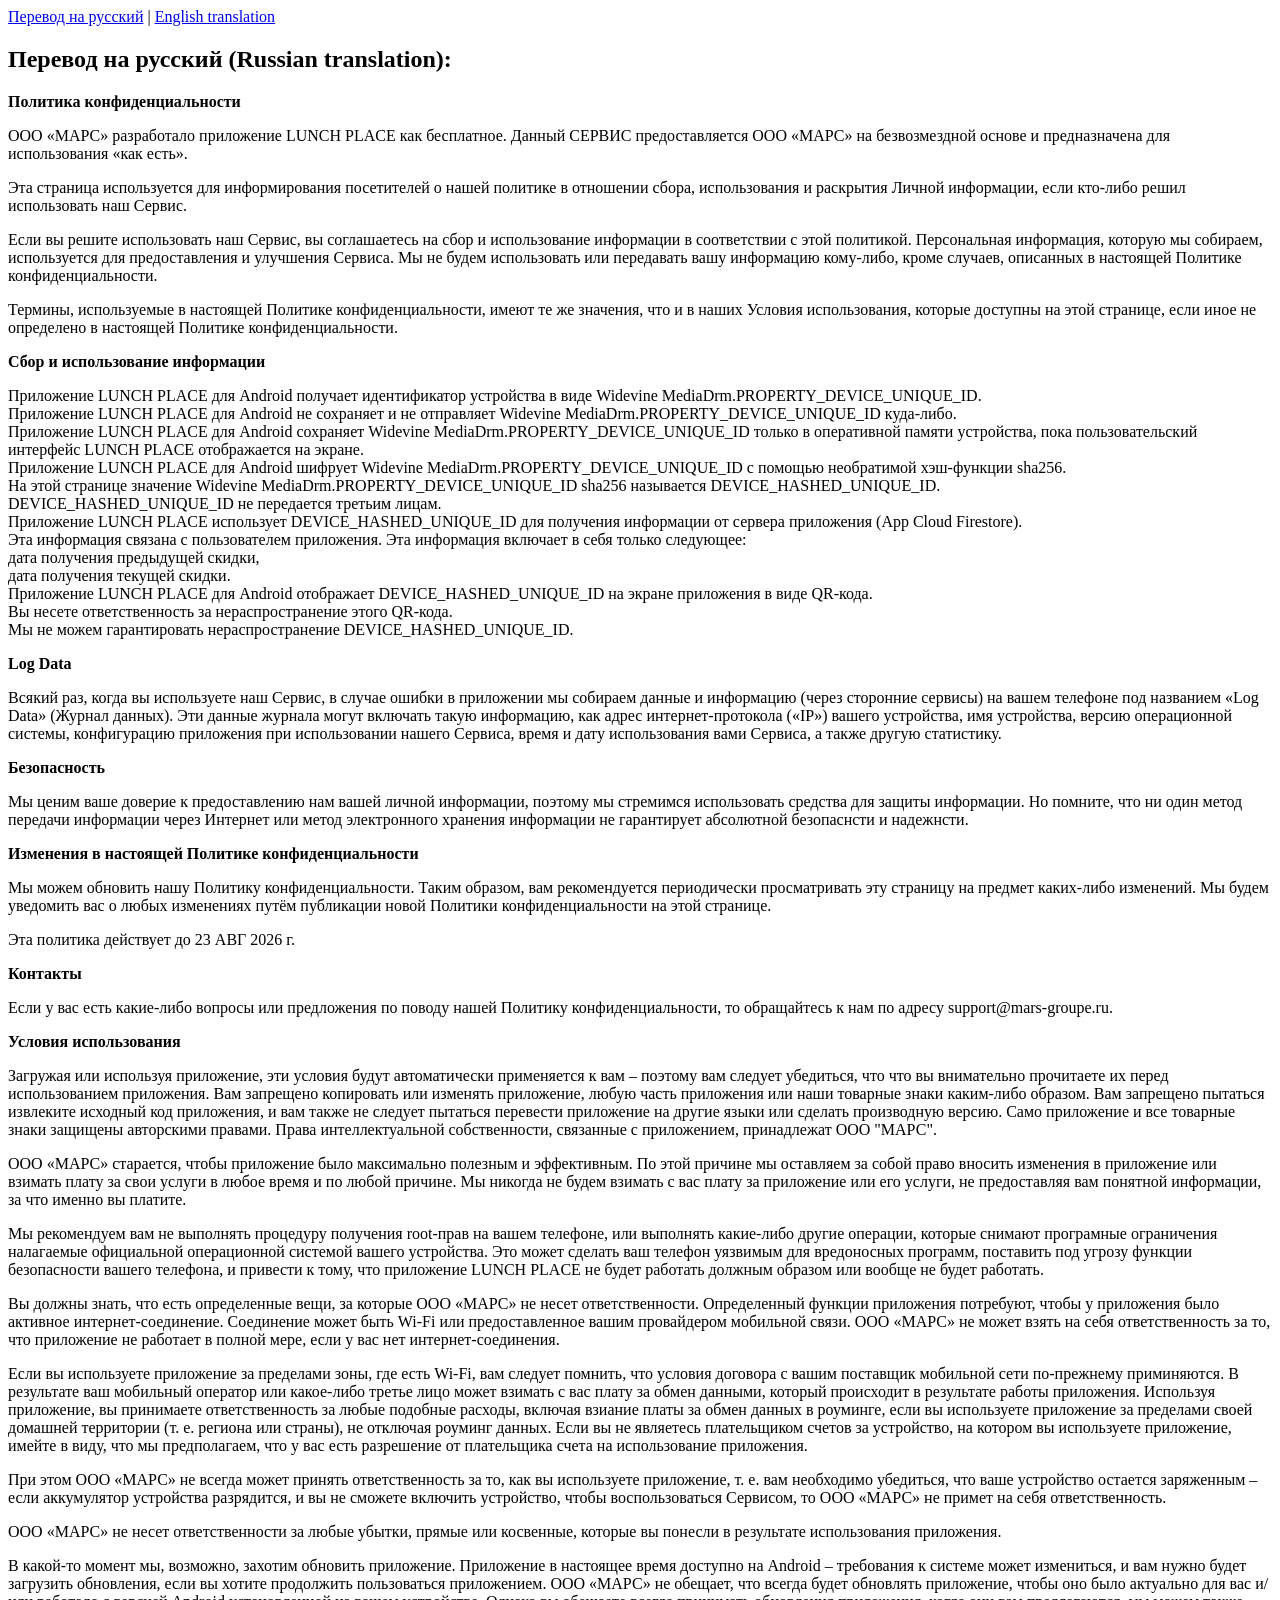
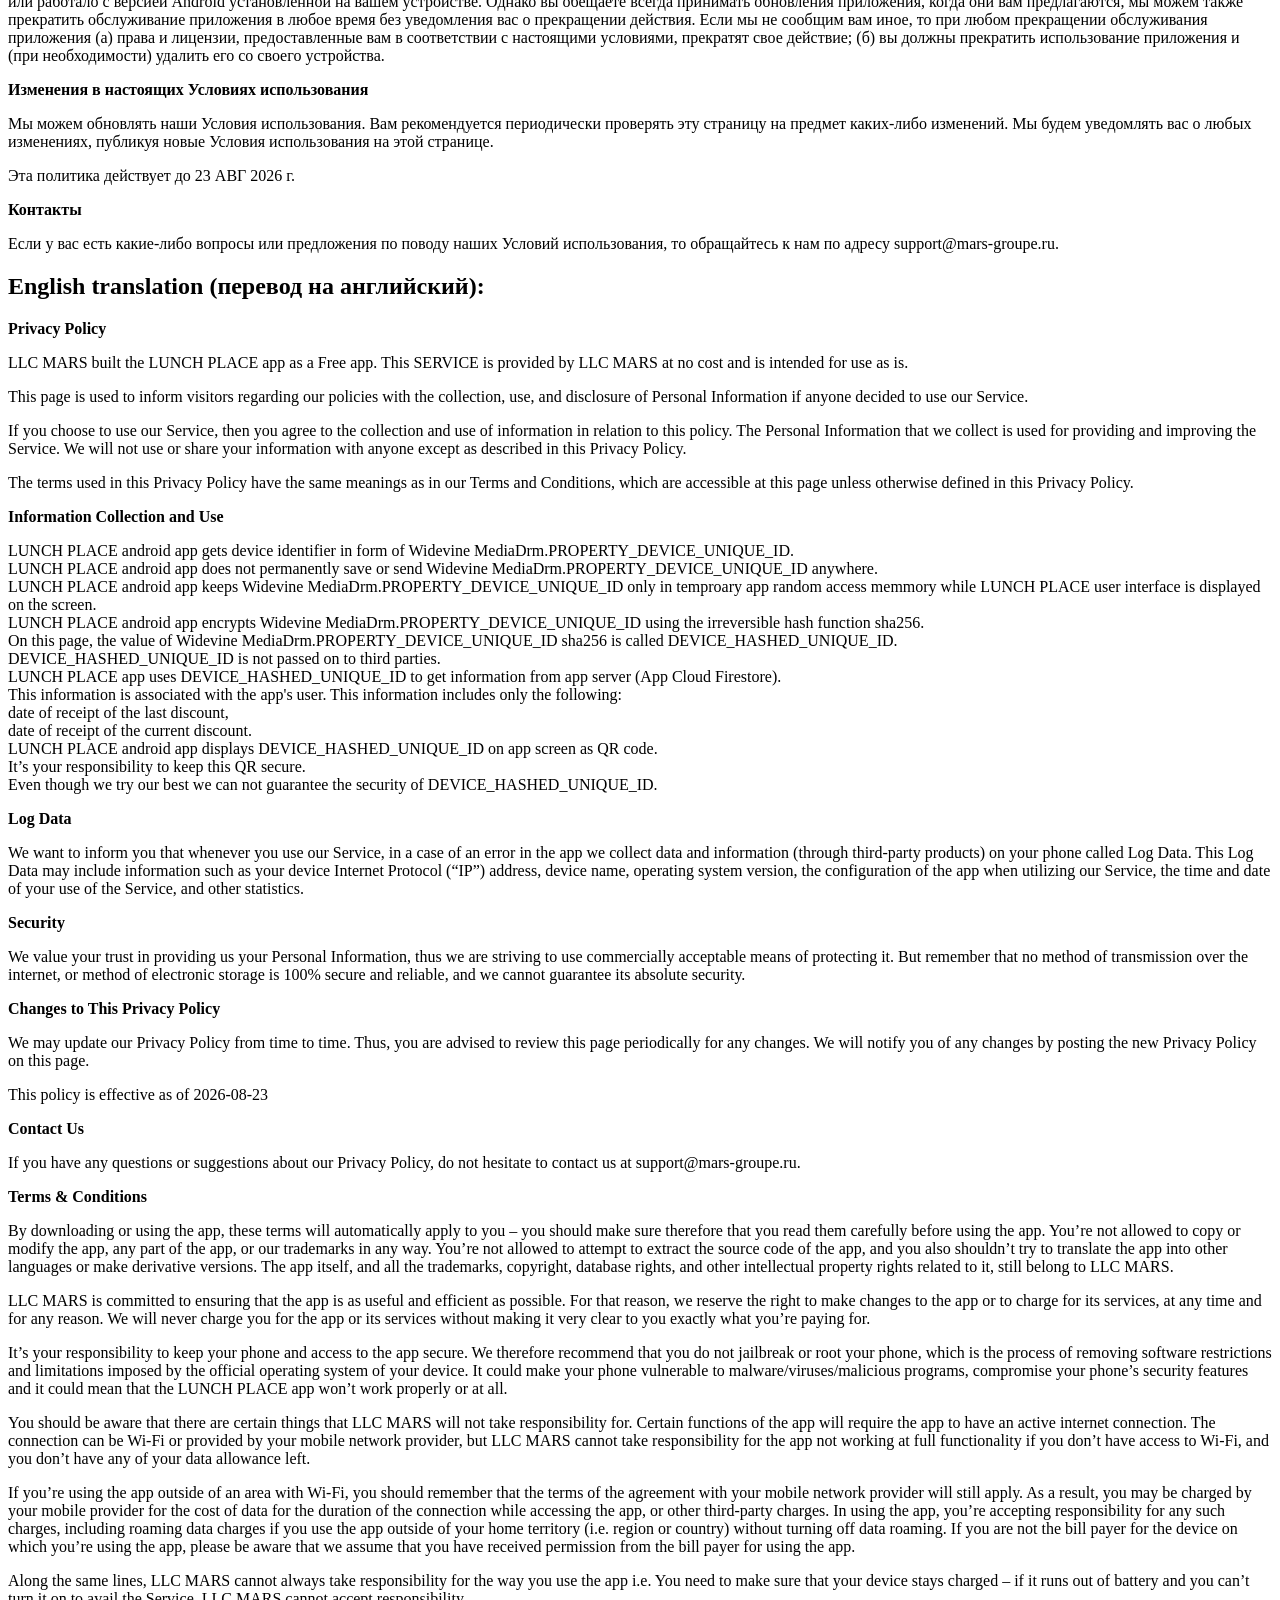
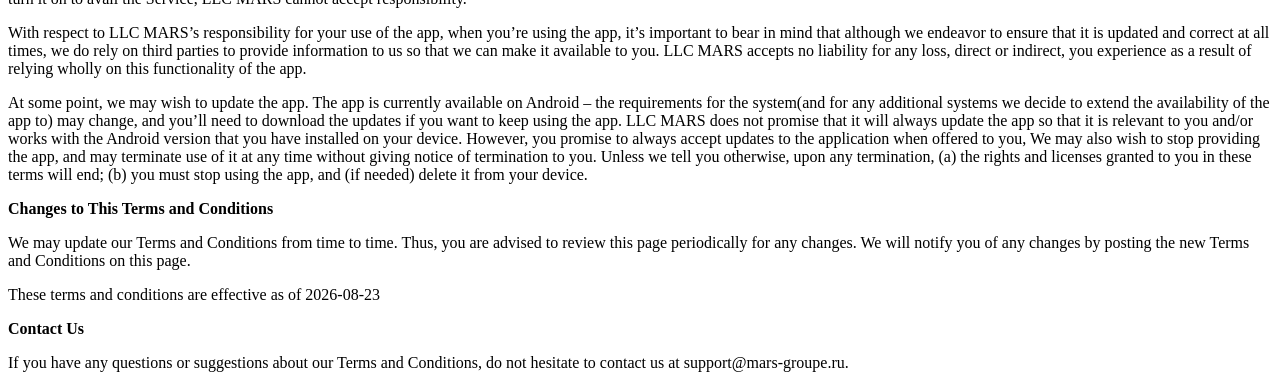
<file: launch_place_privacy_policy.html>
<!DOCTYPE html>
<html prefix="og: http://ogp.me/ns#">

<head>
  <meta charset="UTF-8">
  <meta name="viewport" content="width=device-width, initial-scale=1">
  <title>Политика конфиденциальности и Условия использования | Privacy policy and Terms & Conditions</title>
</head>
    <body>
	<a href="#russian_translation">Перевод на русский</a> | <a href="#english_translation">English translation</a>
	</p> <p>
	<h2 id= "russian_translation">Перевод на русский (Russian translation):</h2>
	    <strong>Политика конфиденциальности</strong> <p>
				  ООО «МАРС» разработало приложение LUNCH PLACE как бесплатное. 
				  Данный СЕРВИС предоставляется ООО «МАРС» на безвозмездной основе 
				  и предназначена для использования «как есть».
                </p> <p>
				  Эта страница используется для информирования посетителей о нашей политике в отношении сбора, 
				  использования и раскрытия Личной информации, если кто-либо решил использовать наш Сервис.
                </p> <p>
				  Если вы решите использовать наш Сервис, вы соглашаетесь на сбор и использование информации в 
				  соответствии с этой политикой. Персональная информация, которую мы собираем, используется для 
				  предоставления и улучшения Сервиса. Мы не будем использовать или передавать вашу информацию 
				  кому-либо, кроме случаев, описанных в настоящей Политике конфиденциальности.
                </p> <p>
				  Термины, используемые в настоящей Политике конфиденциальности, имеют те же значения, что и в 
				  наших Условия использования, которые доступны на этой странице, если иное не определено в настоящей 
				  Политике конфиденциальности.
                </p> <p><strong>Сбор и использование информации</strong></p> <p>		
				  Приложение LUNCH PLACE для Android получает идентификатор устройства в виде Widevine MediaDrm.PROPERTY_DEVICE_UNIQUE_ID.<br/>
				  Приложение LUNCH PLACE для Android не сохраняет и не отправляет Widevine MediaDrm.PROPERTY_DEVICE_UNIQUE_ID куда-либо.<br/>
				  Приложение LUNCH PLACE для Android сохраняет Widevine MediaDrm.PROPERTY_DEVICE_UNIQUE_ID только в оперативной памяти устройства, 
				  пока пользовательский интерфейс LUNCH PLACE отображается на экране.<br/> 
				  Приложение LUNCH PLACE для Android шифрует Widevine MediaDrm.PROPERTY_DEVICE_UNIQUE_ID с помощью необратимой хэш-функции sha256.<br/>
				  На этой странице значение Widevine MediaDrm.PROPERTY_DEVICE_UNIQUE_ID sha256 называется DEVICE_HASHED_UNIQUE_ID.<br/>
				  DEVICE_HASHED_UNIQUE_ID не передается третьим лицам.<br/>
				  Приложение LUNCH PLACE использует DEVICE_HASHED_UNIQUE_ID для получения информации от сервера приложения (App Cloud Firestore).<br/> 
				  Эта информация связана с пользователем приложения. Эта информация включает в себя только следующее:<br/>
				  дата получения предыдущей скидки,<br/> 
				  дата получения текущей скидки.<br/>
				  Приложение LUNCH PLACE для Android отображает DEVICE_HASHED_UNIQUE_ID на экране приложения в виде QR-кода.<br/> 
				  Вы несете ответственность за нераспространение этого QR-кода.<br/> 
				  Мы не можем гарантировать нераспространение DEVICE_HASHED_UNIQUE_ID.<br/> 
                </p> <!----> <p><strong>Log Data</strong></p> <p>
				  Всякий раз, когда вы используете наш Сервис, в случае ошибки в приложении 
				  мы собираем данные и информацию (через сторонние сервисы) на вашем телефоне под названием «Log Data» (Журнал данных). 
				  Эти данные журнала могут включать такую ​​информацию, как адрес интернет-протокола («IP») вашего устройства, 
				  имя устройства, версию операционной системы, конфигурацию приложения при использовании нашего Сервиса, время 
				  и дату использования вами Сервиса, а также другую статистику.
                </p> <p><strong>Безопасность</strong></p> <p>
			      Мы ценим ваше доверие к предоставлению нам вашей личной информации, поэтому мы стремимся использовать средства для защиты информации. 
				  Но помните, что ни один метод передачи информации через Интернет или метод электронного хранения информации не гарантирует абсолютной
				  безопаснсти и надежнсти.
                  </p></div> <p><strong>Изменения в настоящей Политике конфиденциальности</strong></p> <p>
				  Мы можем обновить нашу Политику конфиденциальности. Таким образом, вам рекомендуется периодически просматривать эту страницу на предмет каких-либо изменений. Мы будем уведомить вас о любых изменениях путём публикации новой Политики конфиденциальности 
				  на этой странице.
                </p> <p>Эта политика действует до 23 АВГ 2026 г.</p> 
				<p><strong>Контакты</strong></p> <p>
				  Если у вас есть какие-либо вопросы или предложения по поводу нашей
                  Политику конфиденциальности, то обращайтесь к нам по адресу support@mars-groupe.ru.
				</p> <p>
				    <strong>Условия использования</strong> <p>
				  Загружая или используя приложение, эти условия будут
                  автоматически применяется к вам – поэтому вам следует убедиться, что
                  что вы внимательно прочитаете их перед использованием приложения. Вам запрещено
				  копировать или изменять приложение, любую часть приложения или
                  наши товарные знаки каким-либо образом. Вам запрещено пытаться
                  извлеките исходный код приложения, и вам также не следует пытаться
                  перевести приложение на другие языки или сделать производную версию.
				  Само приложение и все товарные знаки защищены авторскими правами.
                  Права интеллектуальной собственности, связанные с приложением, принадлежат ООО "МАРС".
                </p> <p>
				  ООО «МАРС» старается, чтобы приложение было
                  максимально полезным и эффективным. По этой причине мы
                  оставляем за собой право вносить изменения в приложение или взимать плату за
                  свои услуги в любое время и по любой причине. Мы никогда не будем
                  взимать с вас плату за приложение или его услуги, не предоставляя вам понятной информации, за что именно вы платите.
                </p> <p>
				  Мы рекомендуем вам не выполнять процедуру получения root-прав на вашем телефоне, 
				  или выполнять какие-либо другие операции, которые снимают програмные ограничения
				  налагаемые официальной операционной системой вашего устройства. Это может сделать ваш
                  телефон уязвимым для вредоносных программ, поставить под угрозу функции безопасности 
				  вашего телефона, и привести к тому, что приложение LUNCH PLACE не будет работать должным 
				  образом или вообще не будет работать.
                </p> <!----> <p>
				  Вы должны знать, что есть определенные вещи, за которые
                  ООО «МАРС» не несет ответственности. Определенный
                  функции приложения потребуют, чтобы у приложения было активное
                  интернет-соединение. Соединение может быть Wi-Fi или предоставленное
                  вашим провайдером мобильной связи. ООО «МАРС» не может взять на себя ответственность 
				  за то, что приложение не работает в полной мере, если у вас нет интернет-соединения.
                </p> <p></p> <p>
				  Если вы используете приложение за пределами зоны, где есть Wi-Fi, вам следует помнить, 
				  что условия договора с вашим поставщик мобильной сети по-прежнему приминяются. 
				  В результате ваш мобильный оператор или какое-либо третье лицо может взимать с вас плату 
				  за обмен данными, который происходит в результате работы приложения. Используя приложение, вы принимаете
                  ответственность за любые подобные расходы, включая взиание платы за обмен данных в роуминге, если вы 
				  используете приложение за пределами своей домашней территории (т. е. региона или страны), не отключая роуминг данных. 
				  Если вы не являетесь плательщиком счетов за устройство, на котором вы используете приложение, имейте в виду, что 
				  мы предполагаем, что у вас есть разрешение от плательщика счета на использование приложения.
                </p> <p>
				  При этом ООО «МАРС» не всегда может принять ответственность за то, как вы используете приложение, 
				  т. е. вам необходимо убедиться, что ваше устройство остается заряженным – если аккумулятор устройства
				  разрядится, и вы не сможете включить устройство, чтобы воспользоваться Сервисом, то ООО «МАРС» не примет 
				  на себя ответственность.
                </p> <p>
				  ООО «МАРС» не несет ответственности за любые
                  убытки, прямые или косвенные, которые вы понесли в результате
                  использования приложения.
                </p> <p>
                  В какой-то момент мы, возможно, захотим обновить приложение. Приложение
                  в настоящее время доступно на Android – требования к
                  системе может измениться, и вам нужно будет загрузить обновления, если вы хотите продолжить пользоваться
				  приложением. ООО «МАРС» не обещает, что всегда будет обновлять приложение, чтобы оно было актуально 
				  для вас и/или работало с версией Android установленной на вашем устройстве.
				  Однако вы обещаете всегда принимать обновления приложения, когда они вам предлагаются, мы можем
                  также прекратить обслуживание приложения в любое время без уведомления вас о прекращении действия.
                  Если мы не сообщим вам иное, то при любом прекращении обслуживания приложения (а) права и лицензии, предоставленные 
				  вам в соответствии с настоящими условиями, прекратят свое действие; (б) вы должны прекратить использование приложения 
				  и (при необходимости) удалить его со своего устройства.
                </p> <p><strong>Изменения в настоящих Условиях использования</strong></p> <p>
				  Мы можем обновлять наши Условия использования.
				  Вам рекомендуется периодически проверять эту страницу на предмет каких-либо изменений. 
				  Мы будем уведомлять вас о любых изменениях, публикуя новые Условия использования на этой странице.
                </p> <p>
                  Эта политика действует до 23 АВГ 2026 г.
				<p><strong>Контакты</strong></p> <p>
				  Если у вас есть какие-либо вопросы или предложения по поводу наших
                  Условий использования, то обращайтесь к нам по адресу support@mars-groupe.ru.
				</p> <p>
				
	<h2 id= "english_translation">English translation (перевод на английский):</h2>
    <strong>Privacy Policy</strong> <p>
                  LLC MARS built the LUNCH PLACE app as
                  a Free app. This SERVICE is provided by
                  LLC MARS at no cost and is intended for use as
                  is.
                </p> <p>
                  This page is used to inform visitors regarding our
                  policies with the collection, use, and disclosure of Personal
                  Information if anyone decided to use our Service.
                </p> <p>
                  If you choose to use our Service, then you agree to
                  the collection and use of information in relation to this
                  policy. The Personal Information that we collect is
                  used for providing and improving the Service. We will not use or share your information with
                  anyone except as described in this Privacy Policy.
                </p> <p>
                  The terms used in this Privacy Policy have the same meanings
                  as in our Terms and Conditions, which are accessible at
                  this page unless otherwise defined in this Privacy Policy.
                </p> <p><strong>Information Collection and Use</strong></p> <p>		
				  LUNCH PLACE android app gets device identifier in form of Widevine MediaDrm.PROPERTY_DEVICE_UNIQUE_ID.<br/>
				  LUNCH PLACE android app does not permanently save or send Widevine MediaDrm.PROPERTY_DEVICE_UNIQUE_ID anywhere.<br/>
				  LUNCH PLACE android app keeps Widevine MediaDrm.PROPERTY_DEVICE_UNIQUE_ID only in temproary app random access memmory while LUNCH PLACE user interface is displayed on the screen.<br/>
				  LUNCH PLACE android app encrypts Widevine MediaDrm.PROPERTY_DEVICE_UNIQUE_ID using the irreversible hash function sha256. <br/>
				  On this page, the value of Widevine MediaDrm.PROPERTY_DEVICE_UNIQUE_ID sha256 is called DEVICE_HASHED_UNIQUE_ID.<br/>
				  DEVICE_HASHED_UNIQUE_ID is not passed on to third parties.<br/>
				  LUNCH PLACE app uses DEVICE_HASHED_UNIQUE_ID to get information from app server (App Cloud Firestore).<br/>
				  This information is associated with the app's user. This information includes only the following:<br/>
				  date of receipt of the last discount,<br/>
				  date of receipt of the current discount.<br/>
				  LUNCH PLACE android app displays DEVICE_HASHED_UNIQUE_ID on app screen as QR code.<br/>
				  It’s your responsibility to keep this QR secure.<br/>
				  Even though we try our best we can not guarantee the security of DEVICE_HASHED_UNIQUE_ID.<br/>
                </p> <!----> <p><strong>Log Data</strong></p> <p>
                  We want to inform you that whenever you
                  use our Service, in a case of an error in the app
                  we collect data and information (through third-party
                  products) on your phone called Log Data. This Log Data may
                  include information such as your device Internet Protocol
                  (“IP”) address, device name, operating system version, the
                  configuration of the app when utilizing our Service,
                  the time and date of your use of the Service, and other
                  statistics.
                </p> <p><strong>Security</strong></p> <p>
                  We value your trust in providing us your
                  Personal Information, thus we are striving to use commercially
                  acceptable means of protecting it. But remember that no method
                  of transmission over the internet, or method of electronic
                  storage is 100% secure and reliable, and we cannot
                  guarantee its absolute security.
                  </p></div> <p><strong>Changes to This Privacy Policy</strong></p> <p>
                  We may update our Privacy Policy from
                  time to time. Thus, you are advised to review this page
                  periodically for any changes. We will
                  notify you of any changes by posting the new Privacy Policy on
                  this page.
                </p> <p>This policy is effective as of 2026-08-23</p> <p><strong>Contact Us</strong></p> <p>
                  If you have any questions or suggestions about our
                  Privacy Policy, do not hesitate to contact us at support@mars-groupe.ru.
				</p> <p>
				    <strong>Terms &amp; Conditions</strong> <p>
                  By downloading or using the app, these terms will
                  automatically apply to you – you should make sure therefore
                  that you read them carefully before using the app. You’re not
                  allowed to copy or modify the app, any part of the app, or
                  our trademarks in any way. You’re not allowed to attempt to
                  extract the source code of the app, and you also shouldn’t try
                  to translate the app into other languages or make derivative
                  versions. The app itself, and all the trademarks, copyright,
                  database rights, and other intellectual property rights related
                  to it, still belong to LLC MARS.
                </p> <p>
                  LLC MARS is committed to ensuring that the app is
                  as useful and efficient as possible. For that reason, we
                  reserve the right to make changes to the app or to charge for
                  its services, at any time and for any reason. We will never
                  charge you for the app or its services without making it very
                  clear to you exactly what you’re paying for.
                </p> <p>
				  It’s your responsibility to keep your phone and
                  access to the app secure. We therefore recommend that you do
                  not jailbreak or root your phone, which is the process of
                  removing software restrictions and limitations imposed by the
                  official operating system of your device. It could make your
                  phone vulnerable to malware/viruses/malicious programs,
                  compromise your phone’s security features and it could mean
                  that the LUNCH PLACE app won’t work properly or at all.
                </p> <!----> <p>
                  You should be aware that there are certain things that
                  LLC MARS will not take responsibility for. Certain
                  functions of the app will require the app to have an active
                  internet connection. The connection can be Wi-Fi or provided
                  by your mobile network provider, but LLC MARS
                  cannot take responsibility for the app not working at full
                  functionality if you don’t have access to Wi-Fi, and you don’t
                  have any of your data allowance left.
                </p> <p></p> <p>
                  If you’re using the app outside of an area with Wi-Fi, you
                  should remember that the terms of the agreement with your
                  mobile network provider will still apply. As a result, you may
                  be charged by your mobile provider for the cost of data for
                  the duration of the connection while accessing the app, or
                  other third-party charges. In using the app, you’re accepting
                  responsibility for any such charges, including roaming data
                  charges if you use the app outside of your home territory
                  (i.e. region or country) without turning off data roaming. If
                  you are not the bill payer for the device on which you’re
                  using the app, please be aware that we assume that you have
                  received permission from the bill payer for using the app.
                </p> <p>
                  Along the same lines, LLC MARS cannot always take
                  responsibility for the way you use the app i.e. You need to
                  make sure that your device stays charged – if it runs out of
                  battery and you can’t turn it on to avail the Service,
                  LLC MARS cannot accept responsibility.
                </p> <p>
                  With respect to LLC MARS’s responsibility for your
                  use of the app, when you’re using the app, it’s important to
                  bear in mind that although we endeavor to ensure that it is
                  updated and correct at all times, we do rely on third parties
                  to provide information to us so that we can make it available
                  to you. LLC MARS accepts no liability for any
                  loss, direct or indirect, you experience as a result of
                  relying wholly on this functionality of the app.
                </p> <p>
                  At some point, we may wish to update the app. The app is
                  currently available on Android – the requirements for the 
                  system(and for any additional systems we
                  decide to extend the availability of the app to) may change,
                  and you’ll need to download the updates if you want to keep
                  using the app. LLC MARS does not promise that it
                  will always update the app so that it is relevant to you
                  and/or works with the Android version that you have
                  installed on your device. However, you promise to always
                  accept updates to the application when offered to you, We may
                  also wish to stop providing the app, and may terminate use of
                  it at any time without giving notice of termination to you.
                  Unless we tell you otherwise, upon any termination, (a) the
                  rights and licenses granted to you in these terms will end;
                  (b) you must stop using the app, and (if needed) delete it
                  from your device.
                </p> <p><strong>Changes to This Terms and Conditions</strong></p> <p>
                  We may update our Terms and Conditions
                  from time to time. Thus, you are advised to review this page
                  periodically for any changes. We will
                  notify you of any changes by posting the new Terms and
                  Conditions on this page.
                </p> <p>
                  These terms and conditions are effective as of 2026-08-23
                </p> <p><strong>Contact Us</strong></p> <p>
                  If you have any questions or suggestions about our
                  Terms and Conditions, do not hesitate to contact us
                  at support@mars-groupe.ru.
    </body>
</html>
</file>
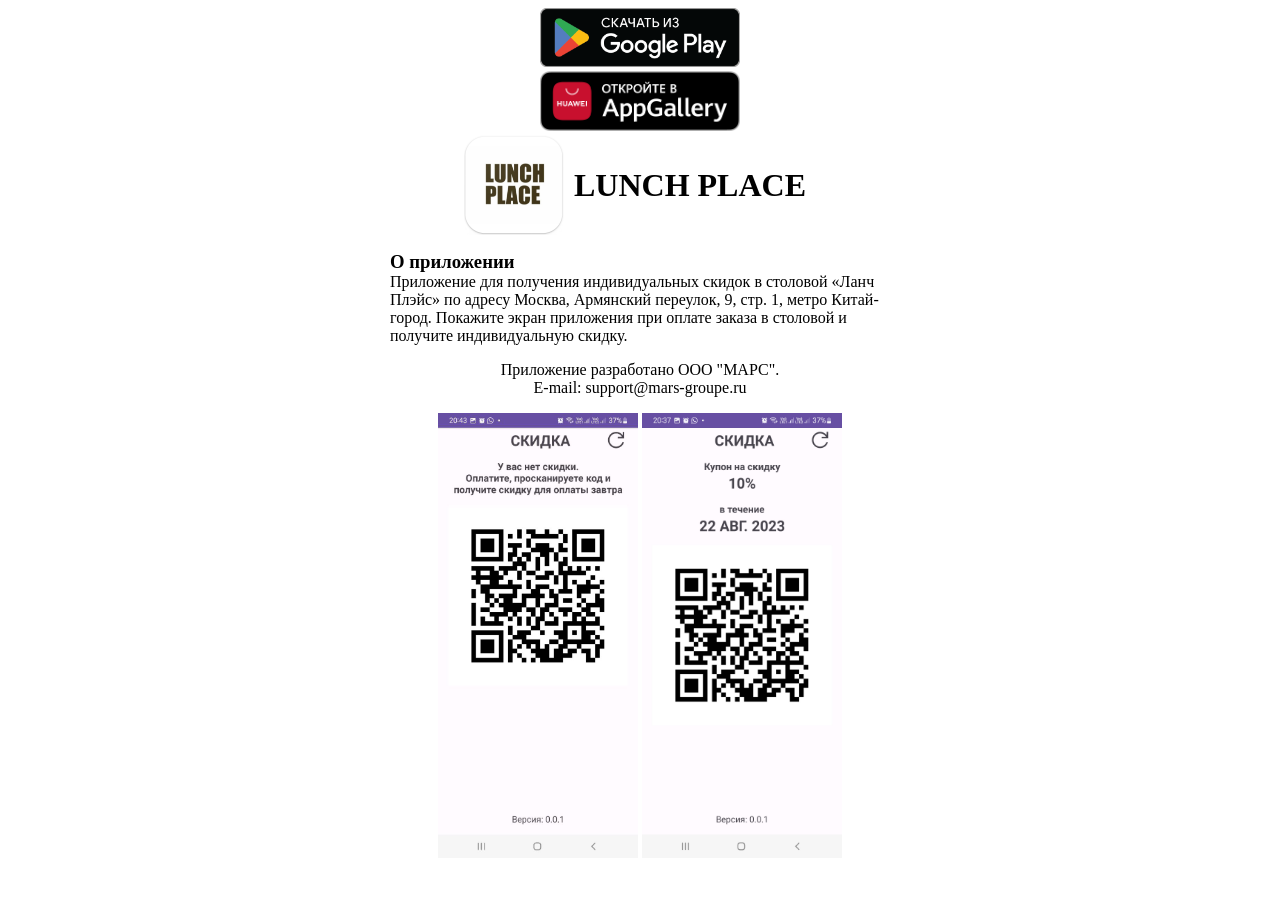
<file: lunch_place_mobile_app.html>
<!DOCTYPE html>
<html prefix="og: http://ogp.me/ns#">

<head>
  <meta charset="UTF-8">
  <meta name="viewport" content="width=device-width, initial-scale=1">
  <meta property="og:title" content="Мобильное приложение LUNCH PLACE" />
  <meta http-equiv='cache-control' content='no-cache'> 
  <meta http-equiv='expires' content='0'> 
  <meta http-equiv='pragma' content='no-cache'>
  <title>Мобильное приложение LUNCH PLACE</title>
  <style>
	.container {
		display: flex;
		align-items: center;
		justify-content: center;
	}
  </style>
</head>

<body>
<center>
	<div style = "max-width: 500px;">
		<a href='https://play.google.com/store/apps/details?id=ru.mars_groupe.marscafe&pcampaignid=pcampaignidMKT-Other-global-all-co-prtnr-py-PartBadge-Mar2515-1'>
			<img alt='Доступно в Google Play' src='GooglePlay.png' style = "width: 50%; max-width: 200px"/>
		</a>
		<br/>
		<a href="https://url.cloud.huawei.com/nbdruUeDwk?shareTo=qrcode">
			<img alt='Откройте в AppGallery' src= 'AppGallery.png' style = "width: 50%; max-width: 200px" />
		</a>
		<br/>
		<div class="container"> 
			<img alt='LUNCH PLACE' src='lunch_place_logo.jpg' style = "width: 100px;"/>
		    <h1 style = "display: inline; margin: 10px;">LUNCH PLACE</h1>
		</div>
		<p/>
		<div style = "text-align:left;">
			<h3 style = "display: inline;">О приложении</h1>
			<br/>
			Приложение для получения индивидуальных скидок в столовой «Ланч Плэйс»
			по адресу Москва, Армянский переулок, 9, стр. 1, метро Китай-город.
			Покажите экран приложения при оплате заказа в столовой и получите индивидуальную скидку.
		</div>
		<p/>
		Приложение разработано ООО "МАРС".<br/>
		E-mail: support@mars-groupe.ru
		<p/>
		<img alt='Снимок экрана 1' src= 'LUNCH_PLACE_screen_1.jpg' style = "width: 50%; max-width: 200px" />
		<img alt='Снимок экрана 2' src= 'LUNCH_PLACE_screen_2.jpg' style = "width: 50%; max-width: 200px" />
	</div>
</center>
</body>

</html>
</file>
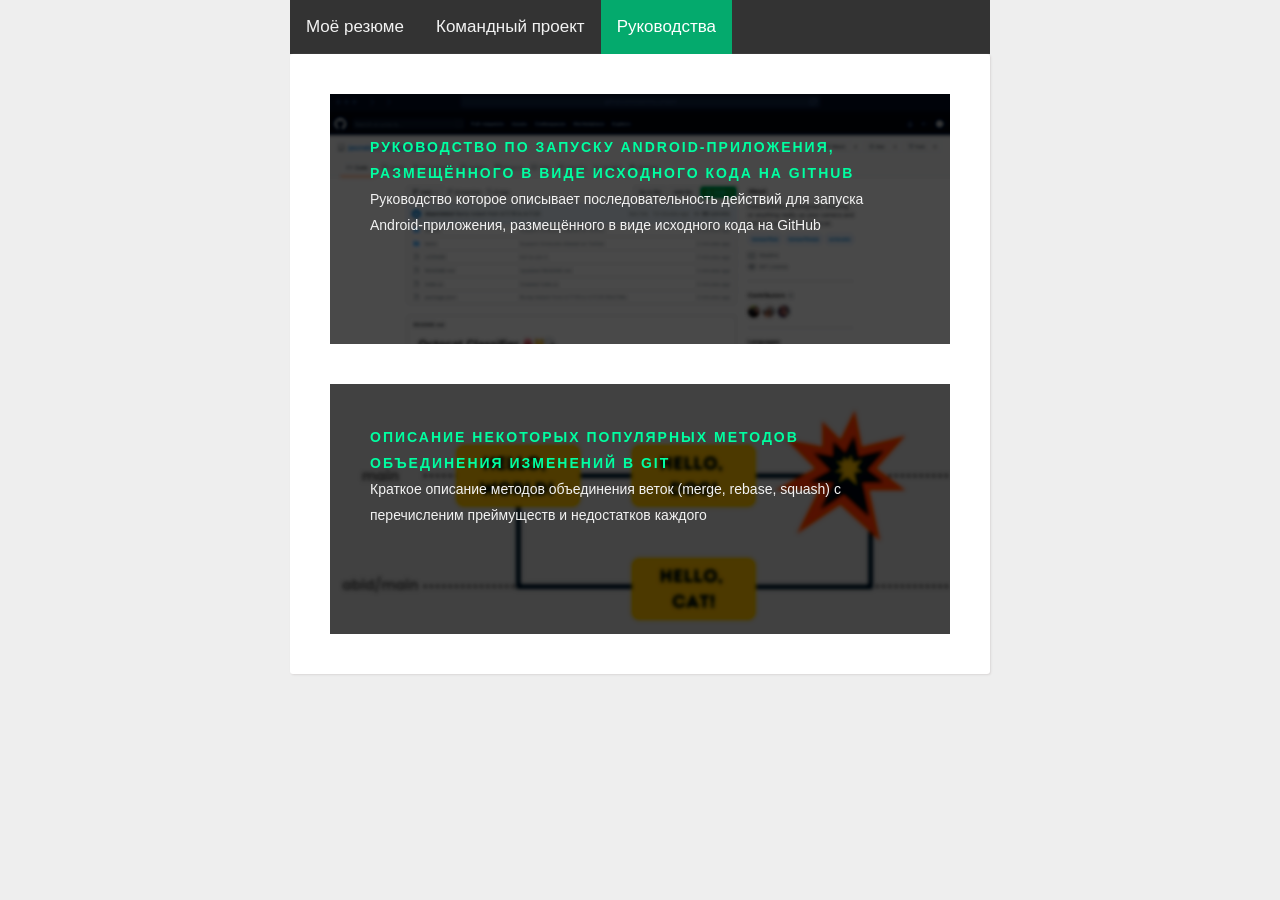
<file: manuals.html>
<!DOCTYPE html>
<html prefix="og: http://ogp.me/ns#">

<head>
  <meta charset="UTF-8">
  <meta name="viewport" content="width=device-width, initial-scale=1">
  <meta property="og:title" content="Резюме: Android Dev | Гришанин Вячеслав" />
  <meta property="og:url" content="https://grishaninvyacheslav.github.io/" />
  <meta property="og:image" content="/rich_link_image.png" />
  <meta property="og:description"
    content="Резюме: Android Dev | Гришанин Вячеслав | Желаемая должность: Junior Android Developer | Опыт: 1 год | Используемые технологии: Retrofit, Room , RxJava, Moxy, Cicerone, Dagger 2, Material components, Architecture Components (ViewModel, LiveData, NavigationController…), Jetpack libraries (RecyclerView, Activity, Fragment, Databinding…), Content Providers, Glide, Gradle, OkHttp, SQLite, Kotlin Coroutines, Koin, Hilt, Toothpick, Jetpack Compose, JUint, Espresso, Mockito, Google Play Services, Gson, Moshi, Picasso, Coil, Firebase, ExoPlayer, MPAndroidChart" />
  <title>Резюме: Android Dev | Гришанин Вячеслав</title>
  <link rel="stylesheet" href="./style.css">
  <!-- Global site tag (gtag.js) - Google Analytics -->
  <script async src="https://www.googletagmanager.com/gtag/js?id=G-HZZZM552ER"></script>
  <script>
    window.dataLayer = window.dataLayer || [];

    function gtag() {
      dataLayer.push(arguments);
    }
    gtag('js', new Date());

    gtag('config', 'G-HZZZM552ER');
  </script>
</head>

<body>
  <div class="topnav">
    <a href="index.html">Моё резюме</a>
    <a href="team_projects.html">Командный проект</a>
    <a class="active" href="manuals.html">Руководства</a>
  </div>
  <div class="container">
    <a href="manuals/build_manual/build_manual.html" target="_blank" rel="noopener noreferrer" class="manual_item"
      style="background-image: url(images\\manuals\\how_to_launch_android_project_from_github_repository\\thumbnail.png);">
      <span class="section__title">Руководство по запуску Android-приложения, размещённого в виде исходного кода на
        GitHub</span>
      <br />
      Руководство которое описывает последовательность действий для запуска Android-приложения, размещённого в виде
      исходного кода на
      GitHub
    </a>
    <a href="manuals/merge_manual/merge_manual.html" target="_blank" rel="noopener noreferrer" class="manual_item"
      style="background-image: url(images\\manuals\\\how_to_solve_merge_conflicts\\preview.png);">
      <span class="section__title">Описание некоторых популярных методов объединения изменений в git</span>
      <br />
      Краткое описание методов объединения веток (merge, rebase, squash) с перечисленим преймуществ и недостатков
      каждого
    </a>
  </div>
</body>

</html>
</file>
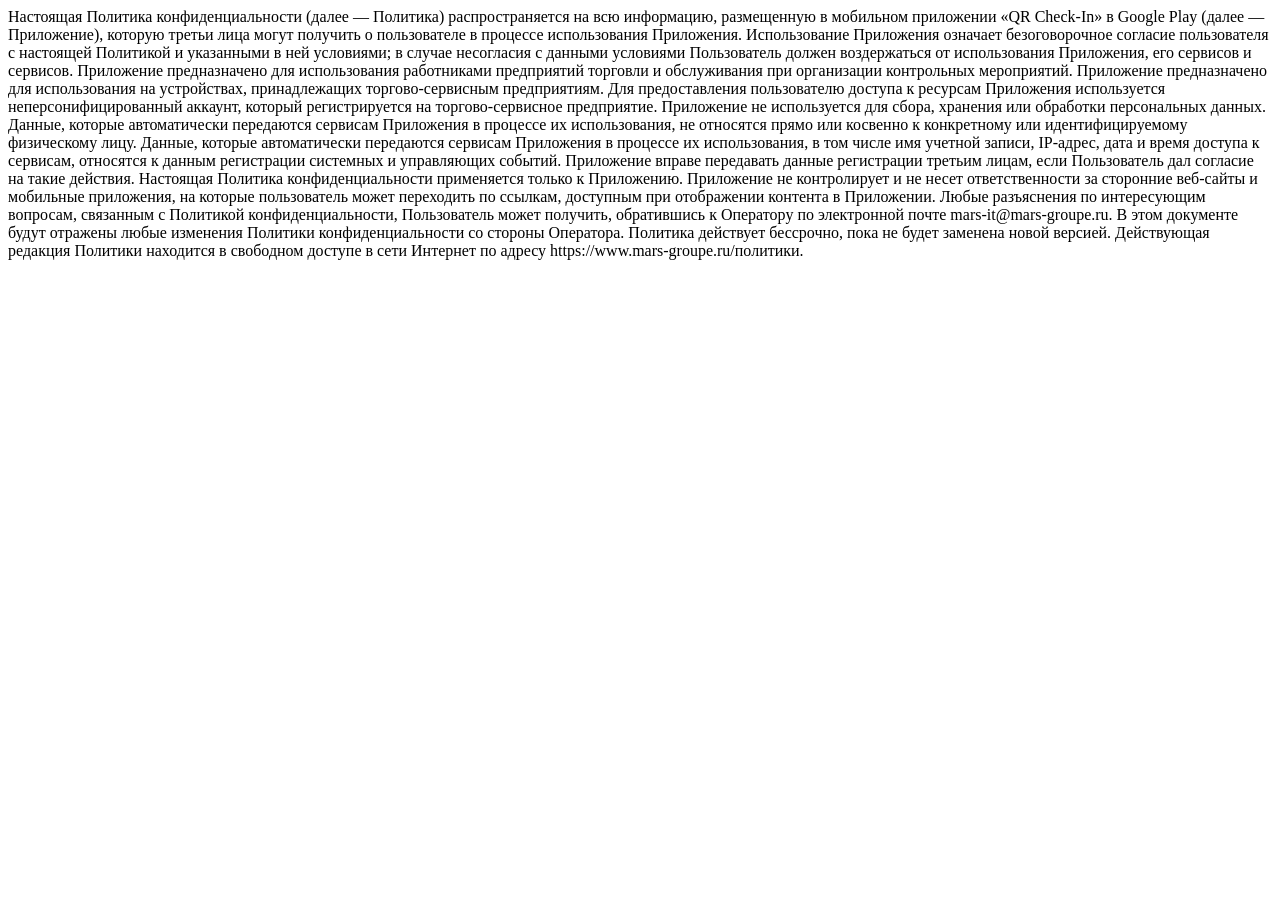
<file: qr_check_in_privacy_policy.html>
<!DOCTYPE html>
<html prefix="og: http://ogp.me/ns#">

<head>
  <meta charset="UTF-8">
  <meta name="viewport" content="width=device-width, initial-scale=1">
  <title>Политика конфиденциальности и Условия использования | Privacy policy and Terms & Conditions</title>
</head>
    <body>
	<div>
	Настоящая Политика конфиденциальности (далее — Политика) распространяется на всю информацию, размещенную в мобильном приложении «QR Check-In» в Google Play (далее — Приложение), которую третьи лица могут получить о пользователе в процессе использования Приложения.
Использование Приложения означает безоговорочное согласие пользователя с настоящей Политикой и указанными в ней условиями; в случае несогласия с данными условиями Пользователь должен воздержаться от использования Приложения, его сервисов и сервисов.
Приложение предназначено для использования работниками предприятий торговли и обслуживания при организации контрольных мероприятий.
Приложение предназначено для использования на устройствах, принадлежащих торгово-сервисным предприятиям.
Для предоставления пользователю доступа к ресурсам Приложения используется неперсонифицированный аккаунт, который регистрируется на торгово-сервисное предприятие.
Приложение не используется для сбора, хранения или обработки персональных данных.
Данные, которые автоматически передаются сервисам Приложения в процессе их использования, не относятся прямо или косвенно к конкретному или идентифицируемому физическому лицу.
Данные, которые автоматически передаются сервисам Приложения в процессе их использования, в том числе имя учетной записи, IP-адрес, дата и время доступа к сервисам, относятся к данным регистрации системных и управляющих событий.
Приложение вправе передавать данные регистрации третьим лицам, если Пользователь дал согласие на такие действия.
Настоящая	Политика	конфиденциальности	применяется	только	к
Приложению. Приложение не контролирует и не несет ответственности за сторонние веб-сайты и мобильные приложения, на которые пользователь может переходить по ссылкам, доступным при отображении контента в Приложении.
Любые разъяснения по интересующим вопросам, связанным с Политикой конфиденциальности, Пользователь может получить, обратившись к Оператору по электронной почте mars-it@mars-groupe.ru.
В этом документе будут отражены любые изменения Политики конфиденциальности со стороны Оператора. Политика действует бессрочно, пока не будет заменена новой версией.
Действующая редакция Политики находится в свободном доступе в сети Интернет по адресу https://www.mars-groupe.ru/политики.
	</div>
    </body>
</html>
</file>
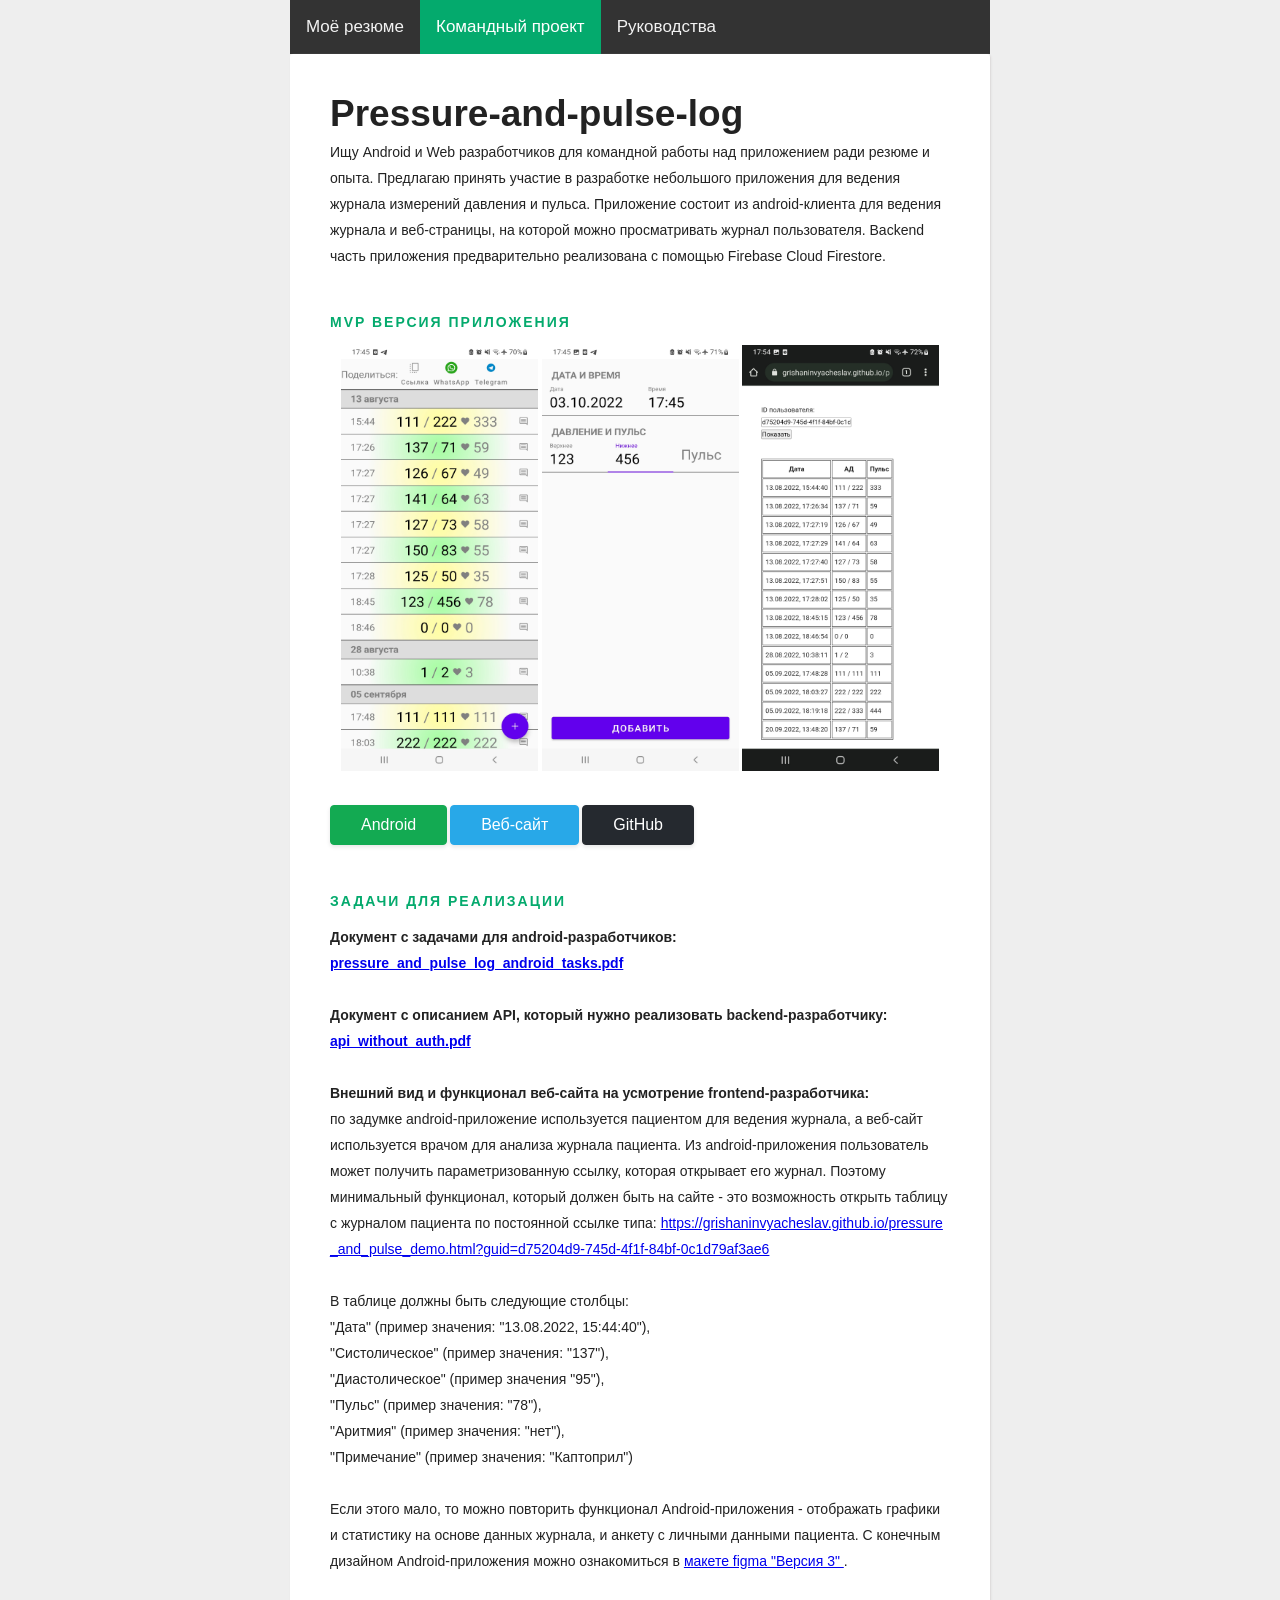
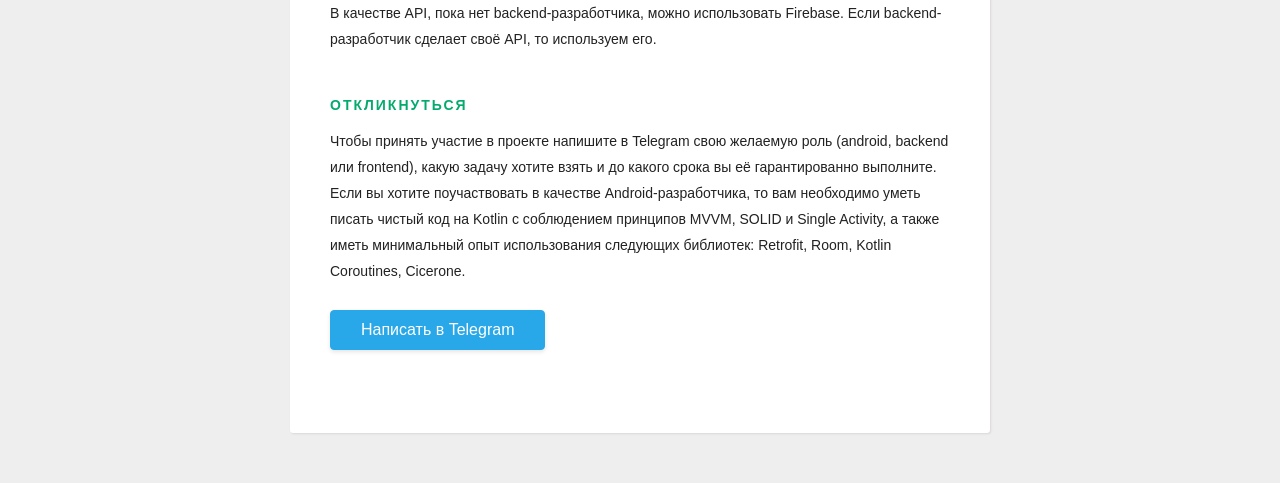
<file: team_projects.html>
<!DOCTYPE html>
<html prefix="og: http://ogp.me/ns#">

<head>
  <meta charset="UTF-8">
  <meta name="viewport" content="width=device-width, initial-scale=1">
  <meta property="og:title" content="Небольшой командный проект для портфолио" />
  <meta property="og:url" content="https://grishaninvyacheslav.github.io/team_projects.html" />
  <meta property="og:image"
    content="https://grishaninvyacheslav.github.io/images/team_projects/pressure_and_pulse_log/papl_project_preview.png" />
  <meta property="og:description"
    content="Ищу android, backend, frontend или fullstack разработчиков для участия в командной разработке небольшого приложения ради резюме и опыта. Есть демонстрационная версия приложения, описание дизайна и задач для реализации." />
  <title>Командный проект</title>
  <link rel="stylesheet" href="./style.css">
  <!-- Global site tag (gtag.js) - Google Analytics -->
  <script async src="https://www.googletagmanager.com/gtag/js?id=G-HZZZM552ER"></script>
  <script>
    window.dataLayer = window.dataLayer || [];

    function gtag() {
      dataLayer.push(arguments);
    }
    gtag('js', new Date());

    gtag('config', 'G-HZZZM552ER');
  </script>
  <script language="javascript">

    function validClick() {
      valid.performClick();
    }

  </script>
</head>

<body>
  <div class="topnav">
    <a href="index.html">Моё резюме</a>
    <a class="active" href="team_projects.html">Командный проект</a>
    <a href="manuals.html">Руководства</a>
  </div>
  <div class="container">
    <div class="title">
      Pressure-and-pulse-log
    </div>
    <div class="center">
      Ищу Android и Web разработчиков для командной работы над приложением ради резюме и опыта.
      Предлагаю принять участие в разработке небольшого приложения для ведения журнала измерений давления
      и пульса. Приложение состоит из android-клиента для ведения журнала и веб-страницы, на которой можно просматривать
      журнал пользователя. Backend часть приложения предварительно реализована с помощью Firebase Cloud Firestore.
    </div>
    <div class="section__title">MVP версия приложения</div>
    <div class="center">
      <div class="preview">
        <img src="images\team_projects\pressure_and_pulse_log\mvp_papl_preview_a.jpg">
        <img src="images\team_projects\pressure_and_pulse_log\mvp_papl_preview_b.jpg">
        <img src="images\team_projects\pressure_and_pulse_log\mvp_papl_preview_c.jpg">
      </div>
      <br />
      <a href="https://github.com/GrishaninVyacheslav/pressure-and-pulse-log/releases/download/version_1/pressure-and-pulse-log.apk"
        target="_blank" rel="noopener noreferrer"><button id="download_apk" class="button" role="button"
          onclick="validClick();">Android</button></a><a
        href="https://grishaninvyacheslav.github.io/pressure_and_pulse_demo.html" target="_blank"
        rel="noopener noreferrer"><button id="web-site-link" class="button" role="button">Веб-сайт</button></a><a
        href="https://github.com/GrishaninVyacheslav/pressure-and-pulse-log" target="_blank"
        rel="noopener noreferrer"><button id="source-code-link" class="button" role="button">GitHub</button></a>
    </div>
    <div class="section__title">Задачи для реализации</div>
    <div class="center">
      <b>Документ с задачами для android-разработчиков:
        <a href="pressure_and_pulse_log_android_tasks.html" target="_blank" rel="noopener noreferrer">
          pressure_and_pulse_log_android_tasks.pdf
        </a>
      </b>
      <br />
      <br />
      <b>Документ с описанием API, который нужно реализовать backend-разработчику:
        <a href="api_without_auth.html" target="_blank" rel="noopener noreferrer">
          api_without_auth.pdf
        </a>
      </b>
      <br />
      <br />
      <b>
        Внешний вид и функционал веб-сайта на усмотрение frontend-разработчика:
      </b>
      <br />
      по задумке android-приложение используется пациентом для ведения журнала, а веб-сайт используется врачом для
      анализа журнала пациента. Из android-приложения пользователь может получить параметризованную ссылку, которая
      открывает его журнал. Поэтому минимальный функционал, который должен быть на сайте - это возможность открыть
      таблицу
      с журналом пациента по постоянной ссылке типа:
      <a href="https://grishaninvyacheslav.github.io/pressure_and_pulse_demo.html?guid=d75204d9-745d-4f1f-84bf-0c1d79af3ae6"
        target="_blank" rel="noopener noreferrer" style="word-break: break-all;">
        https://grishaninvyacheslav.github.io/pressure_and_pulse_demo.html?guid=d75204d9-745d-4f1f-84bf-0c1d79af3ae6
      </a>
      <br />
      <br />
      В таблице должны быть следующие столбцы:
      <br />
      "Дата" (пример значения: "13.08.2022, 15:44:40"),
      <br />
      "Систолическое" (пример значения: "137"),
      <br />
      "Диастолическое" (пример значения "95"),
      <br />
      "Пульс" (пример значения: "78"),
      <br />
      "Аритмия" (пример значения: "нет"),
      <br />
      "Примечание" (пример значения: "Каптоприл")
      <br />
      <br />
      Если этого мало, то можно повторить функционал Android-приложения - отображать графики и статистику на основе
      данных
      журнала, и анкету с личными данными пациента.
      С конечным дизайном Android-приложения можно ознакомиться в
      <a href="https://www.figma.com/file/HhYgs9ORvCuzfEEoqHSJRz/Pressure_and_pulse_log?node-id=13%3A98" target="_blank"
        rel="noopener noreferrer">
        макете figma "Версия 3"
      </a>
      .
      <br />
      <br />
      В качестве API, пока нет backend-разработчика, можно использовать Firebase. Если backend-разработчик сделает своё
      API, то используем его.
    </div>
    <div class="section__title">ОТКЛИКНУТЬСЯ</div>
    <div class="center">
      Чтобы принять участие в проекте напишите в Telegram свою желаемую роль (android, backend или frontend),
      какую задачу хотите взять и до какого срока вы её гарантированно выполните.
      <br />
      Если вы хотите поучаствовать в качестве Android-разработчика, то вам необходимо уметь писать чистый код на Kotlin
      с
      соблюдением принципов MVVM, SOLID и Single Activity, а также иметь минимальный опыт использования следующих
      библиотек: Retrofit, Room, Kotlin Coroutines, Cicerone.
      <br />
      <br />
      <a href="https://t.me/Stacxjo" target="_blank" rel="noopener noreferrer">
        <button id="telegram-link" class="button" role="button">
          Написать в Telegram
        </button>
      </a>
    </div>
  </div>
</body>

</html>
</file>
<file: style.css>
* {
  margin: 0;
  padding: 0;
  box-sizing: border-box;
}

html {
  height: 100%;
}

.code {
    white-space: pre-wrap;
}

body {
  min-height: 100%;
  background: #eee;
  font-family: "Lato", sans-serif;
  font-weight: 400;
  color: #222;
  font-size: 14px;
  line-height: 26px;
  padding-bottom: 50px;
}

table,
th,
td {
  border: 1px solid black;
}

table {
  margin-top: 40px;
}

th,
td {
  padding: 5px;
}

.topnav {
  overflow: hidden;
  max-width: 700px;
  margin: 0px auto 0px;
  background-color: #333;
}

.topnav a {
  float: left;
  color: #f2f2f2;
  text-align: center;
  padding: 14px 16px;
  text-decoration: none;
  font-size: 17px;
}

.topnav a:hover {
  background-color: #ddd;
  color: black;
}

.topnav a.active {
  background-color: #04AA6D;
  color: white;
}

.container {
  max-width: 700px;
  background: #fff;
  margin: 0px auto 0px;
  box-shadow: 1px 1px 2px #DAD7D7;
  border-radius: 3px;
  padding: 40px;
}

.title {
  font-size: 37px;
  line-height: 40px;
  margin-bottom: 5px;
  font-weight: 700;
}

.button {
  background-color: #13aa52;
  border: 1px solid #13aa52;
  border-radius: 4px;
  box-shadow: rgba(0, 0, 0, .1) 0 2px 4px 0;
  box-sizing: border-box;
  color: #fff;
  cursor: pointer;
  font-family: "Akzidenz Grotesk BQ Medium", -apple-system, BlinkMacSystemFont, sans-serif;
  font-size: 16px;
  font-weight: 400;
  outline: none;
  outline: 0;
  padding: 10px 25px;
  margin-right: 3px;
  margin-bottom: 3px;
  text-align: center;
  transform: translateY(0);
  transition: transform 150ms, box-shadow 150ms;
  user-select: none;
  -webkit-user-select: none;
  touch-action: manipulation;
}

.button:hover {
  box-shadow: rgba(0, 0, 0, .15) 0 3px 9px 0;
  transform: translateY(-2px);
}

@media (min-width: 768px) {
  .button {
    padding: 10px 30px;
  }
}

#web-site-link {
  .button;
  background-color: #28a8e8;
  border: 1px solid #28a8e8;
}

#source-code-link {
  .button;
  background-color: #25292f;
  border: 1px solid #25292f;
}

#telegram-link {
  .button;
  background-color: #28a8e8;
  border: 1px solid #28a8e8;
}


.header .full-name {
  font-size: 37px;
  line-height: 40px;
  margin-bottom: 5px;
}

.header .first-name {
  font-weight: 700;
}

.header .last-name {
  font-weight: 700;
}

.header .contact-info {
  margin-bottom: 20px;
}

.header .email,
.header .phone {
  color: #999;
  font-weight: 300;
}

.header .separator {
  height: 10px;
  display: inline-block;
  border-left: 2px solid #999;
  margin: 0px 10px;
}

.header .position {
  font-weight: bold;
  display: inline-block;
  margin-right: 10px;
  text-decoration: underline;
}

.manual_title {
  letter-spacing: 2px;
  color: #04AA6D;
  font-weight: bold;
  margin-bottom: 10px;
  text-transform: uppercase;
}

.details {
  line-height: 20px;
}

.details .section {
  /*margin-bottom: 40px;*/
}

.details .section:last-of-type {
  margin-bottom: 0px;
}

.section__title {
  letter-spacing: 2px;
  color: #04AA6D;
  font-weight: bold;
  text-transform: uppercase;
  margin-bottom: 10px;
}

/* .details .section__title {
  margin-bottom: 10px;
} */

.manual_item .section__title {
  color: #00ffa1;
}

.manual_item {
  display: block;
  text-decoration: none;
  vertical-align: bottom;
  background-repeat: no-repeat;
  background-size: cover;
  padding: 40px;
  min-height: 250px;
  color: #f2f2f2;
  margin-bottom: 40px;
}

.manual_item:last-of-type {
  margin-bottom: 0px;
}

.desc {
  /*margin-bottom: 40px;*/
}

.desc_last {
  margin-bottom: 0px;
}

.left,
.right {
  vertical-align: top;
  display: inline-block;
}

.left {
  width: 65%;
}

.right {
  width: 34%;
}

.header .right {
  margin-bottom: 30px;
}

.details .left {
  padding-bottom: 30px;
}

.details .right {
  padding-bottom: 30px;
}

.center {
  padding-bottom: 40px;
}

.details .name {
  font-weight: bold;
  text-decoration: underline;
}

.details a {
  text-decoration: none;
}

.details a:hover {
  text-decoration: underline;
  color: #000;
}

.preview {
  text-align: center;
}

.preview img {
  width: 197px;
  height: 426px;
}
</file>
